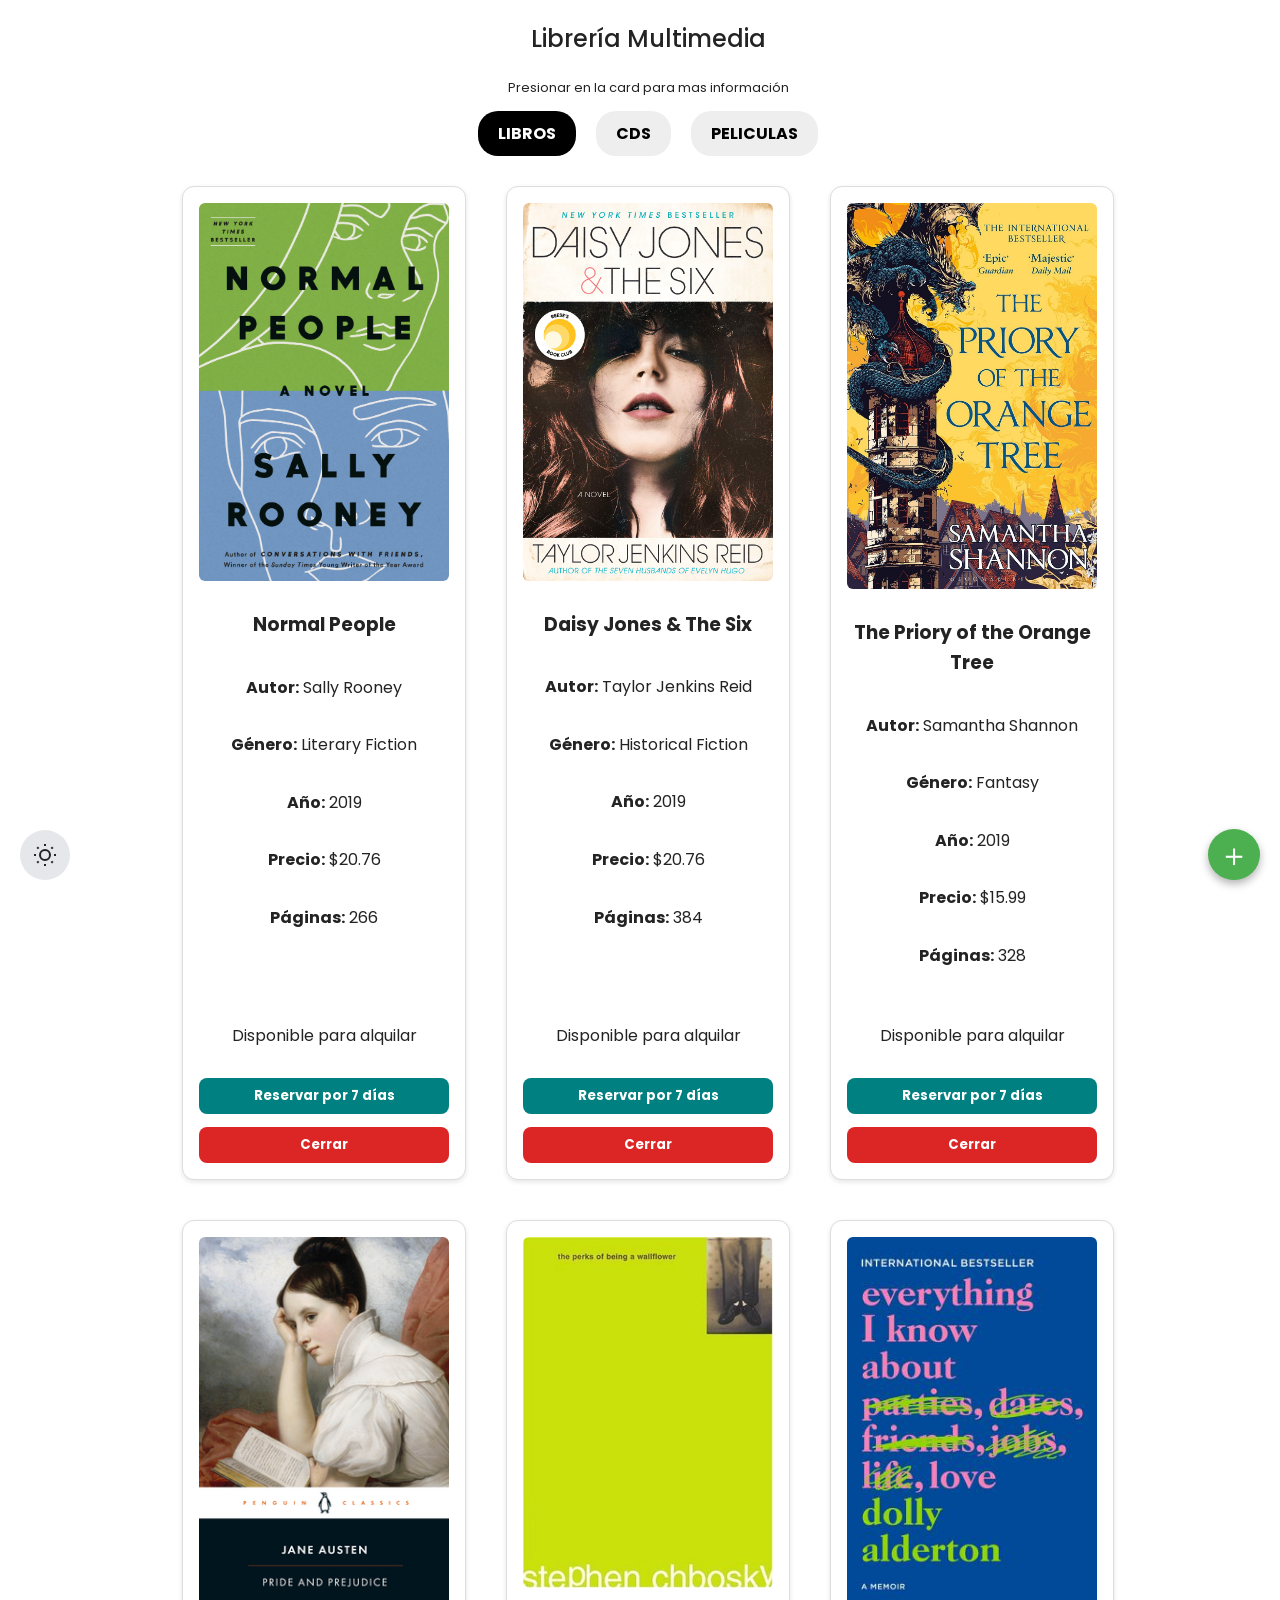
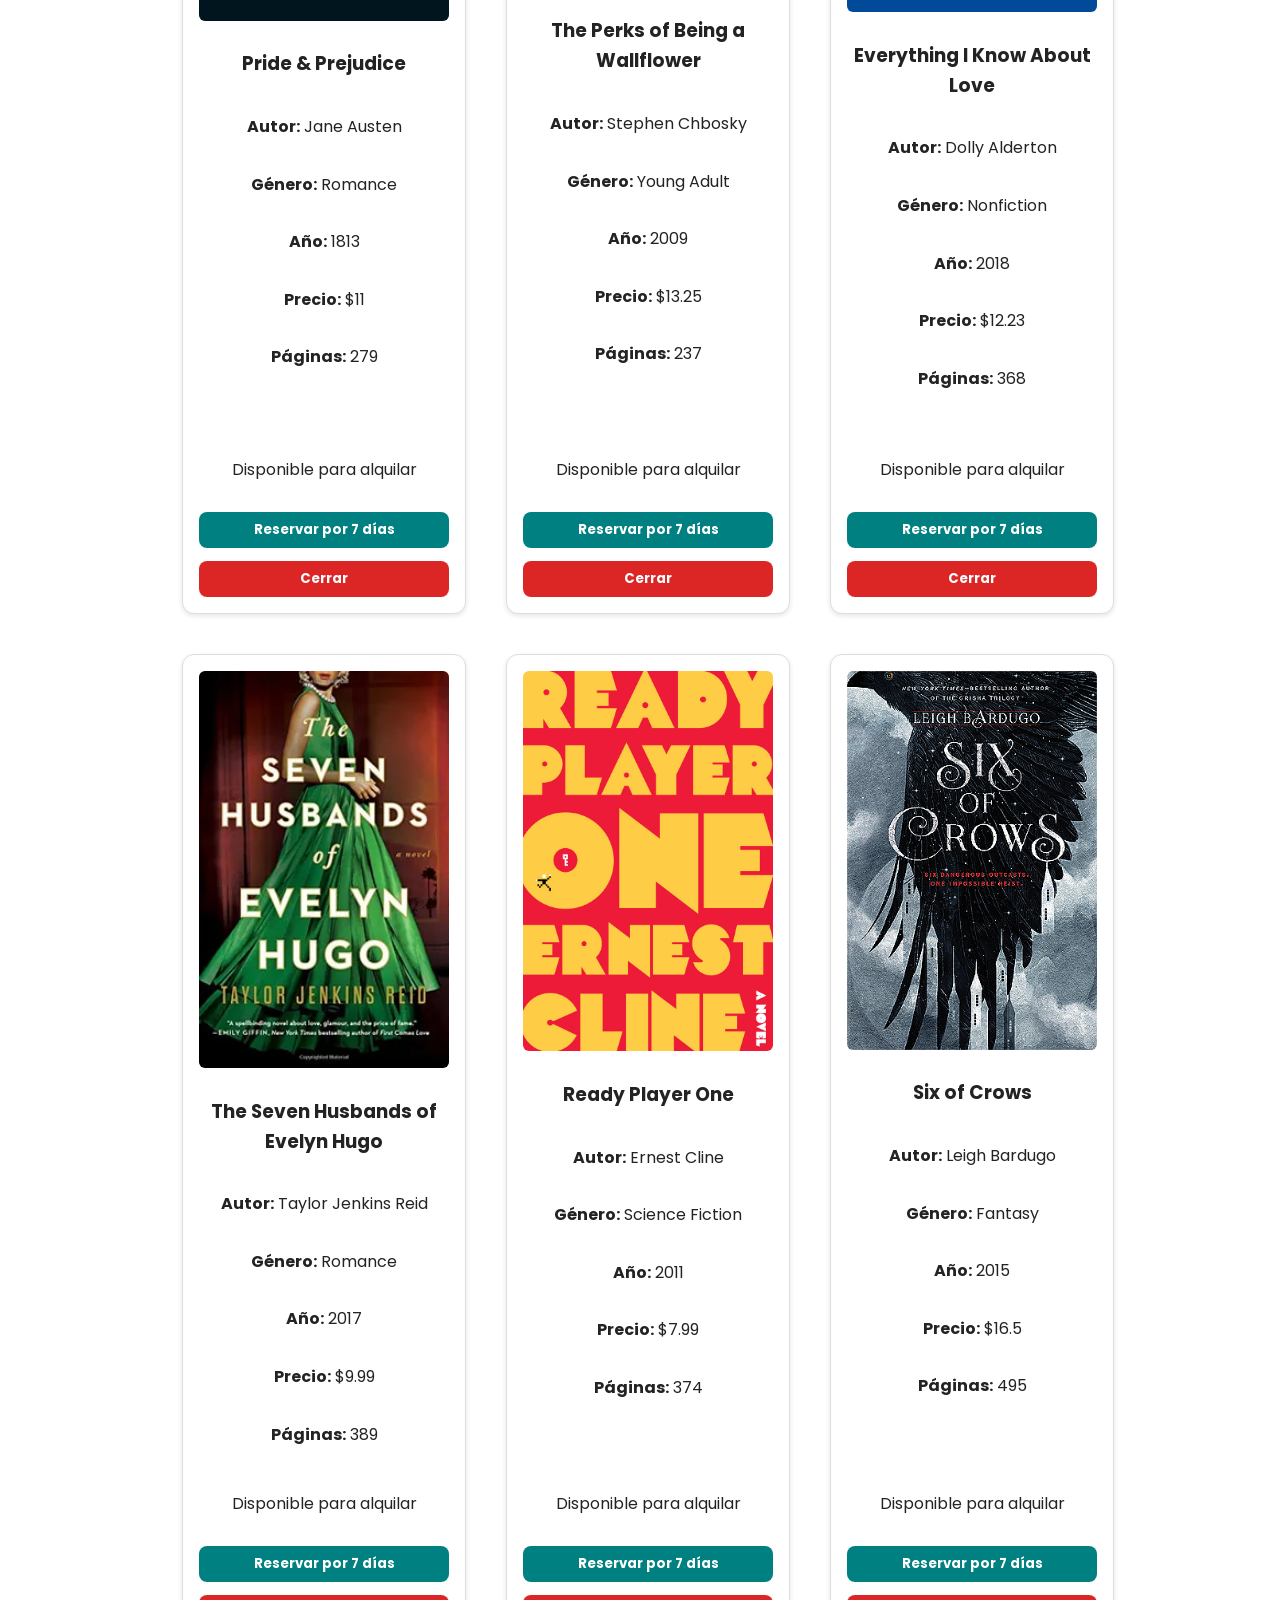
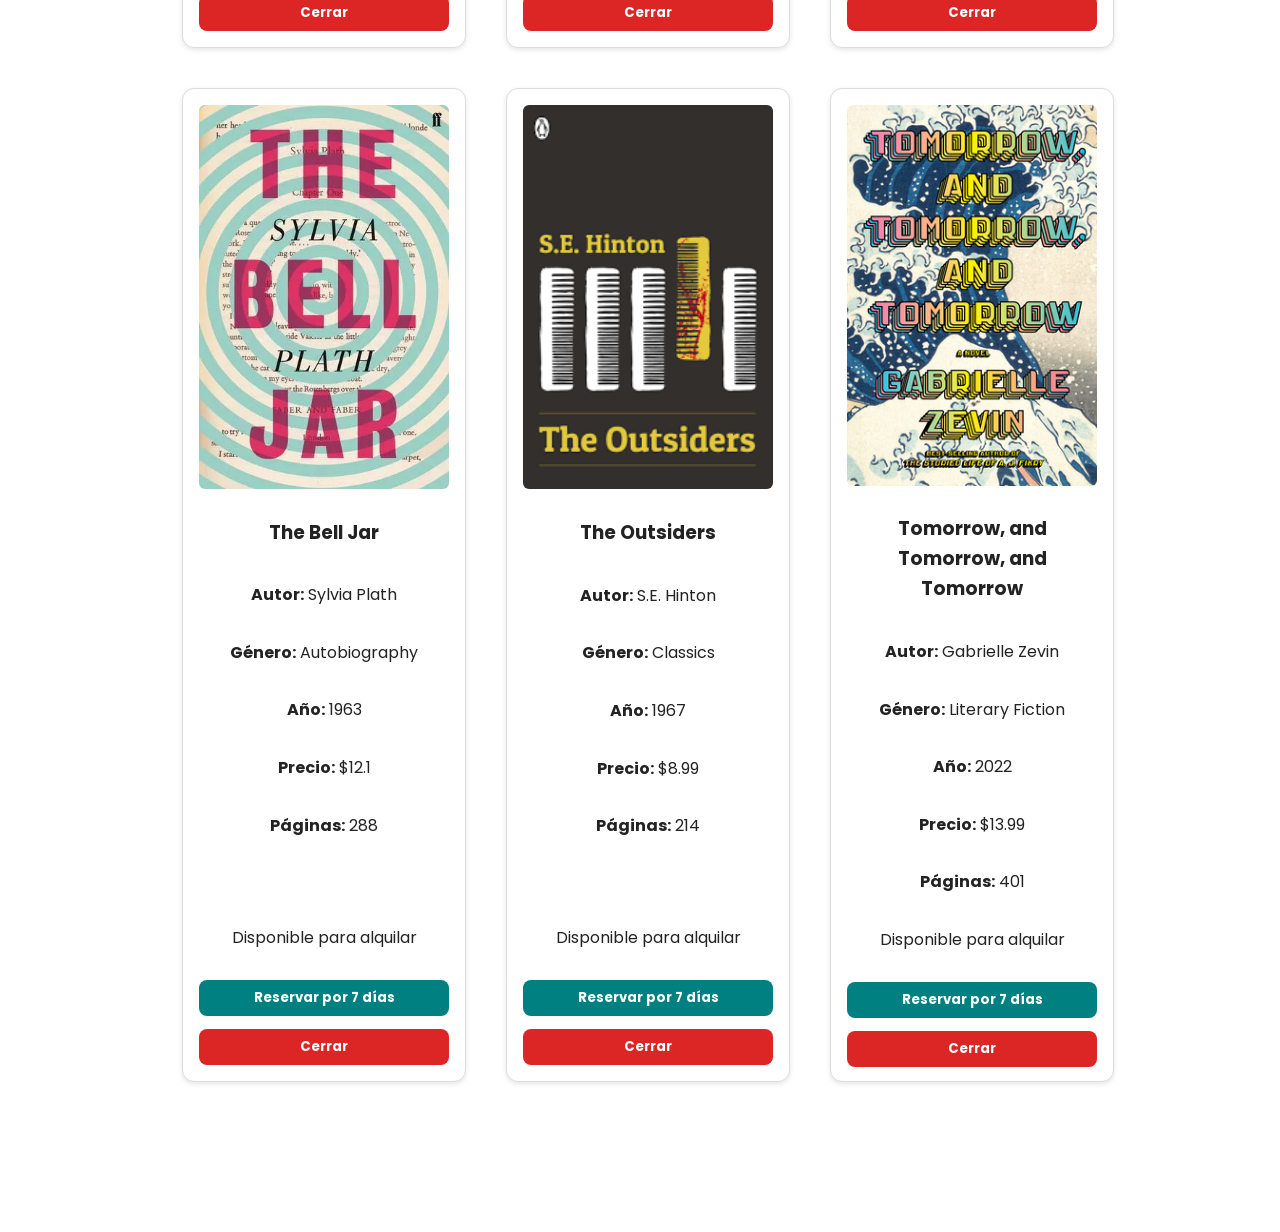
<file: index.html>
<!DOCTYPE html>
<html lang="en">
<head>
    <meta charset="UTF-8">
    <meta name="viewport" content="width=device-width, initial-scale=1.0">
    <link rel="stylesheet" href="assets/css/styles.css">
    <link href="https://fonts.googleapis.com/css2?family=Poppins:wght@400;500;700&display=swap" rel="stylesheet">
    <title>Librería Multimedia</title>
</head>
<body>
 
  <!--SECTION-->
  <section id="section-galeria">
   <h2 class="fw500 relative txt-c">Librería Multimedia</h2>
   <p class="em08 txt-c relative">Presionar en la card para mas información</p>
   <div class="button-container flex center">
       <button id="boton1" class="btn-prod em1 cursorp relative uppercase flex wrap center txtnegro">Libros</button>
       <button id="boton2" class="btn-prod em1 cursorp relative uppercase flex wrap center txtnegro">CDs</button>
       <button id="boton3" class="btn-prod em1 cursorp relative uppercase flex wrap center txtnegro">Peliculas</button>    
   </div>

   <!--contenedor dinámico de tarjetas-->
  <div id="galeria-contenido" class="galeria flex justify-c wrap"></div>
  <section id="contenedor-libros" class="flex justify-c wrap"></section>
  <section id="contenedor-peliculas" class="flex justify-c wrap"></section>
  <section id="contenedor-cds" class="flex justify-c wrap"></section>
  </section>

  <div id="modal" class="modal oculto">
    <div class="modal-contenido">
      <span class="cerrar" id="cerrar-modal">&times;</span>
      <h2 id="modal-titulo"></h2>
      <p id="modal-descripcion"></p>  
    </div>
  </div>
    
  <a href="admin.html" class="boton-agregar" title="Agregar nuevo contenido">＋</a>

  <!-- checkbox que activa el cambio de tema -->
  <input type="checkbox" id="theme-toggle">

  <!-- BOTON DARK MODE -->
  <label for="theme-toggle" class="toggle-button flex center">
      <!-- sol (modo claro) -->
      <svg class="icon sun" viewBox="0 0 24 24" fill="none" stroke="currentColor" stroke-width="2">
      <circle cx="12" cy="12" r="5"></circle>  <!-- circulo central -->
      <!-- rayos del sol -->
      <line x1="12" y1="1" x2="12" y2="3"></line>
      <line x1="12" y1="21" x2="12" y2="23"></line>
      <line x1="4.22" y1="4.22" x2="5.64" y2="5.64"></line>
      <line x1="18.36" y1="18.36" x2="19.78" y2="19.78"></line>
      <line x1="1" y1="12" x2="3" y2="12"></line>
      <line x1="21" y1="12" x2="23" y2="12"></line>
      <line x1="4.22" y1="19.78" x2="5.64" y2="18.36"></line>
      <line x1="18.36" y1="5.64" x2="19.78" y2="4.22"></line>
      </svg>

      <!-- luna (modo oscuro) -->
      <svg class="icon moon" viewBox="0 0 24 24" fill="none" stroke="currentColor" stroke-width="2">
      <path d="M21 12.79A9 9 0 1111.21 3 7 7 0 0021 12.79z"></path>
      </svg>
  </label>

    
  <script src="assets/js/script.js"></script>
</body>
</html>
</file>
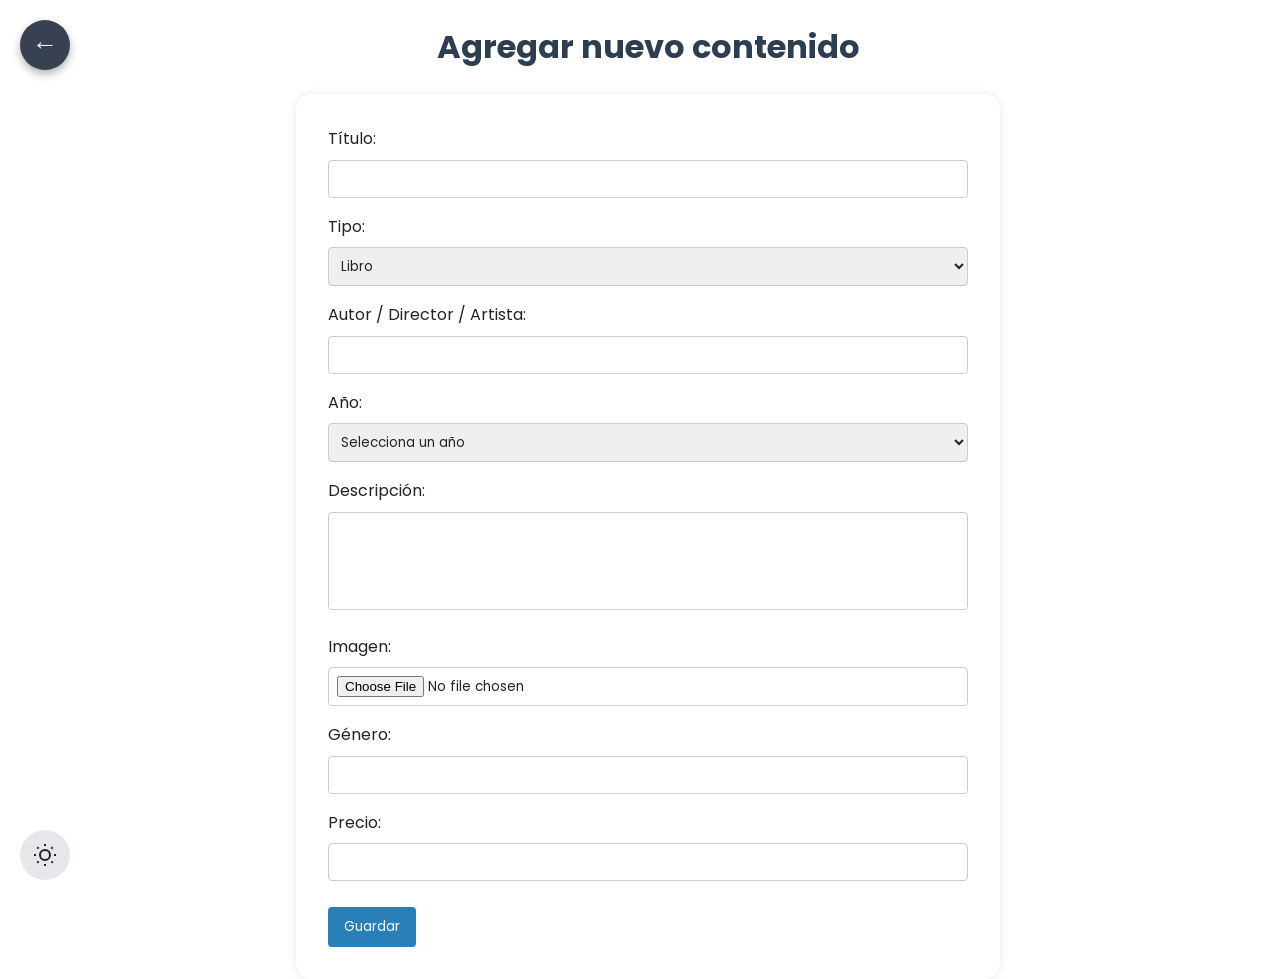
<file: admin.html>
<!DOCTYPE html>
<html lang="es">
<head>
  <meta charset="UTF-8">
  <link rel="stylesheet" href="assets/css/styles.css">
  <link href="https://fonts.googleapis.com/css2?family=Poppins:wght@400;500;700&display=swap" rel="stylesheet">
  <title>Panel de Administración</title>
</head>
<body>
  <h1 id="agregar" class="txt-c">Agregar nuevo contenido</h1>

  <form id="formulario">
    <div>
      <label for="titulo">Título:</label>
      <input type="text" id="titulo" name="titulo" required>
    </div>
    
    <div>
      <label for="tipo">Tipo:</label>
      <select id="tipo" name="tipo" required>
        <option value="libro">Libro</option>
        <option value="pelicula">Película</option>
        <option value="cd">CD</option>
      </select>
    </div>

    <div>
      <label for="autor">Autor / Director / Artista:</label>
      <input type="text" id="autor" name="autor" required>
    </div>

    <div>
      <label for="year">Año:</label>
      <select id="year" name="year" required>
        <option value="">Selecciona un año</option>
      </select>
    </div>

    <div>
      <label for="descripcion">Descripción:</label>
      <textarea id="descripcion" name="descripcion" rows="4" cols="40"></textarea>
    </div>

    <div>
      <label for="imagen">Imagen:</label>
      <input type="file" id="imagen" name="imagen" accept="image/*" required>
    </div>

    <div id="campo-paginas" class="campo-dinamico oculto">
      <label for="paginas">Páginas:</label>
      <input type="number" id="paginas" name="paginas" min="1">
    </div>
    
    <div id="campo-duracion" class="campo-dinamico oculto">
      <label for="duracion">Duración (minutos):</label>
      <input type="number" id="duracion" name="duracion" min="1">
    </div>
    
    <div id="campo-canciones" class="campo-dinamico oculto">
      <label for="canciones">Canciones:</label>
      <input type="number" id="canciones" name="canciones" min="1">
    </div>
    
    <div>
      <label for="genero">Género:</label>
      <input type="text" id="genero" name="genero">
    </div>
    
    <div>
      <label for="precio">Precio:</label>
      <input type="number" id="precio" name="precio" step="0.01" min="0">
    </div>
    

    <button id="boton-guardar" type="submit">Guardar</button>
  </form>

  <p id="mensaje" class="txt-c"></p>

  <a href="index.html" class="volver-inicio flex center" title="Volver al inicio">←</a>

  <!-- checkbox que activa el cambio de tema -->
  <input type="checkbox" id="theme-toggle">

  <!-- BOTON DARK MODE -->
  <label for="theme-toggle" class="toggle-button flex center">
      <!-- sol (modo claro) -->
      <svg class="icon sun" viewBox="0 0 24 24" fill="none" stroke="currentColor" stroke-width="2">
      <circle cx="12" cy="12" r="5"></circle>  <!-- circulo central -->
      <!-- rayos del sol -->
      <line x1="12" y1="1" x2="12" y2="3"></line>
      <line x1="12" y1="21" x2="12" y2="23"></line>
      <line x1="4.22" y1="4.22" x2="5.64" y2="5.64"></line>
      <line x1="18.36" y1="18.36" x2="19.78" y2="19.78"></line>
      <line x1="1" y1="12" x2="3" y2="12"></line>
      <line x1="21" y1="12" x2="23" y2="12"></line>
      <line x1="4.22" y1="19.78" x2="5.64" y2="18.36"></line>
      <line x1="18.36" y1="5.64" x2="19.78" y2="4.22"></line>
      </svg>

      <!-- luna (modo oscuro) -->
      <svg class="icon moon" viewBox="0 0 24 24" fill="none" stroke="currentColor" stroke-width="2">
      <path d="M21 12.79A9 9 0 1111.21 3 7 7 0 0021 12.79z"></path>
      </svg>
  </label>

<script src="assets/js/admin.js"></script>
</body>
</html>
</file>
<file: assets/css/styles.css>
/*RESET*/
* {
  text-decoration: none;
  color: inherit;
  font-family: inherit;
  list-style-type: none;
}

img {
  width: 100%;
  height: auto;
}

body {
  font-family: "Poppins", sans-serif;
  background-color: #ffffff;
  color: #232323;
  line-height: 1.6;
  height: 100vh;
  width: 100%;
}

/*CLASES UTILES*/
.flex{
  display: flex;
}

.center{
  align-items: center;
  justify-content: center;
}

.txt-c{
  text-align: center;
}

.justify-c{
  justify-content: center;
}

.relative{
  position: relative;
}

.wrap{
  flex-wrap: wrap;
}

.cursorp{
  cursor: pointer;
}

.w100{
  width: 100%;
}

/*ajustes de texto*/
.fw500{
  font-weight: 500;
}

.em1{
  font-size: 1em;
} 

.em08{
  font-size: 0.8em;
}

.uppercase{
  text-transform: uppercase;
}

.txtnegro{
  color: #000000;
}

/*LIBRERIA DE PRODUCTOS*/
.img-prod {
  margin-bottom: 10px;
  border-radius: 6px;
  object-fit: cover;
}

.producto.card {
  background-color: #fff;
  border: 1px solid #ddd;
  border-radius: 12px;
  padding: 1em;
  margin: 10px;
  width: 250px;
  box-shadow: 0 2px 5px rgba(0, 0, 0, 0.1);
  transition: transform 0.3s ease;
  text-align: center; /*clase util sacar*/
  height: 60em; /* fuerzo a que tengan una altura fija */ 
  justify-content: space-between; /* empuja el botón al fondo */ /* asegura separación entre info y botón */
  display: flex;
  flex-direction: column;
}

.producto.card:hover {
  transform: scale(1.03);
}

.btn-prod {
  background-color: #eee;
  border: none;
  border-radius: 20px;
  padding: 10px 20px;
  margin: 0 10px;
  font-weight: bold;
  transition: background-color 0.3s ease;
}

.btn-prod:hover {
  background-color: #ccc;
}

.btn-prod.activo {
  background-color: #000;
  color: #fff;
}

#galeria-contenido, #contenedor-libros, #contenedor-peliculas, #contenedor-cds {
  padding: 20px;
  gap: 20px;
}

.btn-reservar {
  background-color: #008080; 
  color: #fff;
  border: none;
  padding: 8px 16px;
  border-radius: 8px;
  font-weight: bold;
  cursor: pointer;
  transition: background-color 0.3s ease;
  margin-top: 1em;

}

.btn-reservar:hover {
  background-color: #006666;
}

.btn-reservar:disabled {
  background-color: #ccc;
  cursor: not-allowed; /*demuestra que el usuario no puede tocar el boton*/
  color: #666;
}

.btn-cerrar {
  background-color: #dc2626; 
  color: #fff;
  border: none;
  padding: 8px 16px;
  border-radius: 8px;
  font-weight: bold;
  cursor: pointer;
  margin-top: 1em;
  transition: background-color 0.3s;
}

.btn-cerrar:hover {
  background-color: #b91c1c;
}

.info-producto {
  display: flex;
  flex-direction: column;
  flex-grow: 1;
}

/*card admin*/
.contenedor {
  display: flex;
  flex-wrap: wrap;
}
 
.modal {
  position: fixed;
  top: 0;
  left: 0;
  width: 100%;
  height: 100%;
  background-color: rgba(0,0,0,0.6);
  display: flex;
  justify-content: center;
  align-items: center;
}

.modal-contenido {
  background-color: white;
  padding: 20px;
  border-radius: 8px;
  max-width: 600px;
  text-align: center;
}

.oculto {
  display: none;
}

.cerrar {
  position: absolute;
  top: 10px;
  right: 15px;
  font-size: 24px;
  cursor: pointer;
}

.boton-agregar {
  position: fixed;
  bottom: 20px;
  right: 20px;
  background-color: #4CAF50;
  color: white;
  font-size: 32px;
  padding: 0px 10px;
  border-radius: 50%;
  box-shadow: 0 4px 8px rgba(0, 0, 0, 0.3);
  transition: background-color 0.3s, transform 0.2s;
  z-index: 1000;
}

.boton-agregar:hover {
  transform: scale(1.1) rotate(+15deg);
}


/*CSS PAGINA ADMIN*/

#agregar{
  color: #2c3e50;
}

form {
  max-width: 40em;
  margin: 0 auto;
  padding: 2em;
  background: white;
  border-radius: 1em;
  box-shadow: 0 0 10px rgba(0,0,0,0.1);
}

input[type="text"],
input[type="number"],
select,
textarea,
input[type="file"] {
  width: 100%;
  padding: 8px;
  margin: 8px 0 16px 0;
  border: 1px solid #ccc;
  border-radius: 4px;
  box-sizing: border-box;
}

textarea {
  resize: none; /*por default, textarea te deja cambiar el tamaño, esto es para que no lo haga*/
  width: 100%; 
  max-width: 100%;
  box-sizing: border-box;
}

#boton-guardar {
  background-color: #2980b9;
  color: white;
  padding: 10px 16px;
  border: none;
  border-radius: 4px;
  cursor: pointer;
  margin-top: 10px;
}

#boton-guardar:hover {
  background-color: #1c6690;
}

a #boton-guardar {
  background-color: #95a5a6;
}

a #boton-guardar:hover {
  background-color: #7f8c8d;
}

#mensaje {
  font-weight: bold;
}

.volver-inicio {
  position: fixed;
  top: 20px;
  left: 20px;
  background: #374151;
  color: #f3f4f6;
  text-decoration: none;
  font-size: 26px;
  font-weight: bolder;
  width: 50px;
  height: 50px;
  border-radius: 50%;
  box-shadow: 0 4px 8px rgba(0, 0, 0, 0.3);
  transition: background-color 0.3s, transform 0.2s;
  z-index: 1000;
}

.volver-inicio:hover {
  transform: scale(1.1) rotate(-15deg);
}

.campo-dinamico {
  margin-bottom: 1em;
}

.oculto {
  display: none;
}

.embed-wrapper {
  margin-top: 1em;
}

.embed-wrapper iframe {
  width: 100%;
  border: none;
  border-radius: 8px;
}


/*MODO OSCURO*/
/*boton*/
#theme-toggle { /* oculta el checkbox */
  display: none;
}

.toggle-button:hover { 
  background: #d1d5db;
}

.toggle-button { 
  width: 50px;
  height: 50px;
  background: #e5e7eb;
  border-radius: 50%;
  cursor: pointer;
  transition: 0.4s;
  position: fixed;
  bottom: 20px;
  left: 20px;
  z-index: 1000;
}

.icon { 
  position: absolute;
  width: 24px;
  height: 24px;
  stroke: currentColor; /* usa el color del texto */
  transition: 0.4s;
}

.moon { /* oculta el icono de la luna por defecto */
  opacity: 0;
  transform: rotate(-180deg);
}

#theme-toggle:checked+.toggle-button { /* cuando se activa el checkbox, cambia el botón y el fondo */
  background: #374151;
  transform: rotate(-180deg); /* rota el botón */
}

#theme-toggle:checked+.toggle-button .sun { /* oculta el sol y muestra la luna */
  opacity: 0;
  transform: rotate(180deg);
}

#theme-toggle:checked+.toggle-button .moon {
  opacity: 1;
  transform: rotate(180deg);
}

#theme-toggle:checked~body { /* cambia el fondo y el color del texto en modo oscuro */
  background: #111827;
  color: #f3f4f6;
}

body.modo-oscuro {
  background-color: #1e1e1e;
  color: #f1f1f1;
}

body.modo-oscuro .producto.card {
  background-color: #2b2b2b;
  border-color: #444;
  color: #f1f1f1;
}

body.modo-oscuro .btn-prod {
  background-color: #444;
  color: #f1f1f1;
}

body.modo-oscuro .btn-prod:hover {
  background-color: #666;
}

body.modo-oscuro .btn-prod.activo {
  background-color: #f1f1f1;
  color: #000;
}

body.modo-oscuro .btn-reservar {
  background-color: #00b3b3;
}

body.modo-oscuro .btn-reservar:hover {
  background-color: #009999;
}

body.modo-oscuro form {
  background-color: #2b2b2b;
  color: #f1f1f1;
  border-color: #444;
}

body.modo-oscuro input,
body.modo-oscuro select,
body.modo-oscuro textarea {
  background-color: #333;
  color: #f1f1f1;
  border: 1px solid #666;
}

body.modo-oscuro .modal-contenido {
  background-color: #2b2b2b;
  color: #f1f1f1;
}

body.modo-oscuro #agregar {
  color: white;
}
</file>
